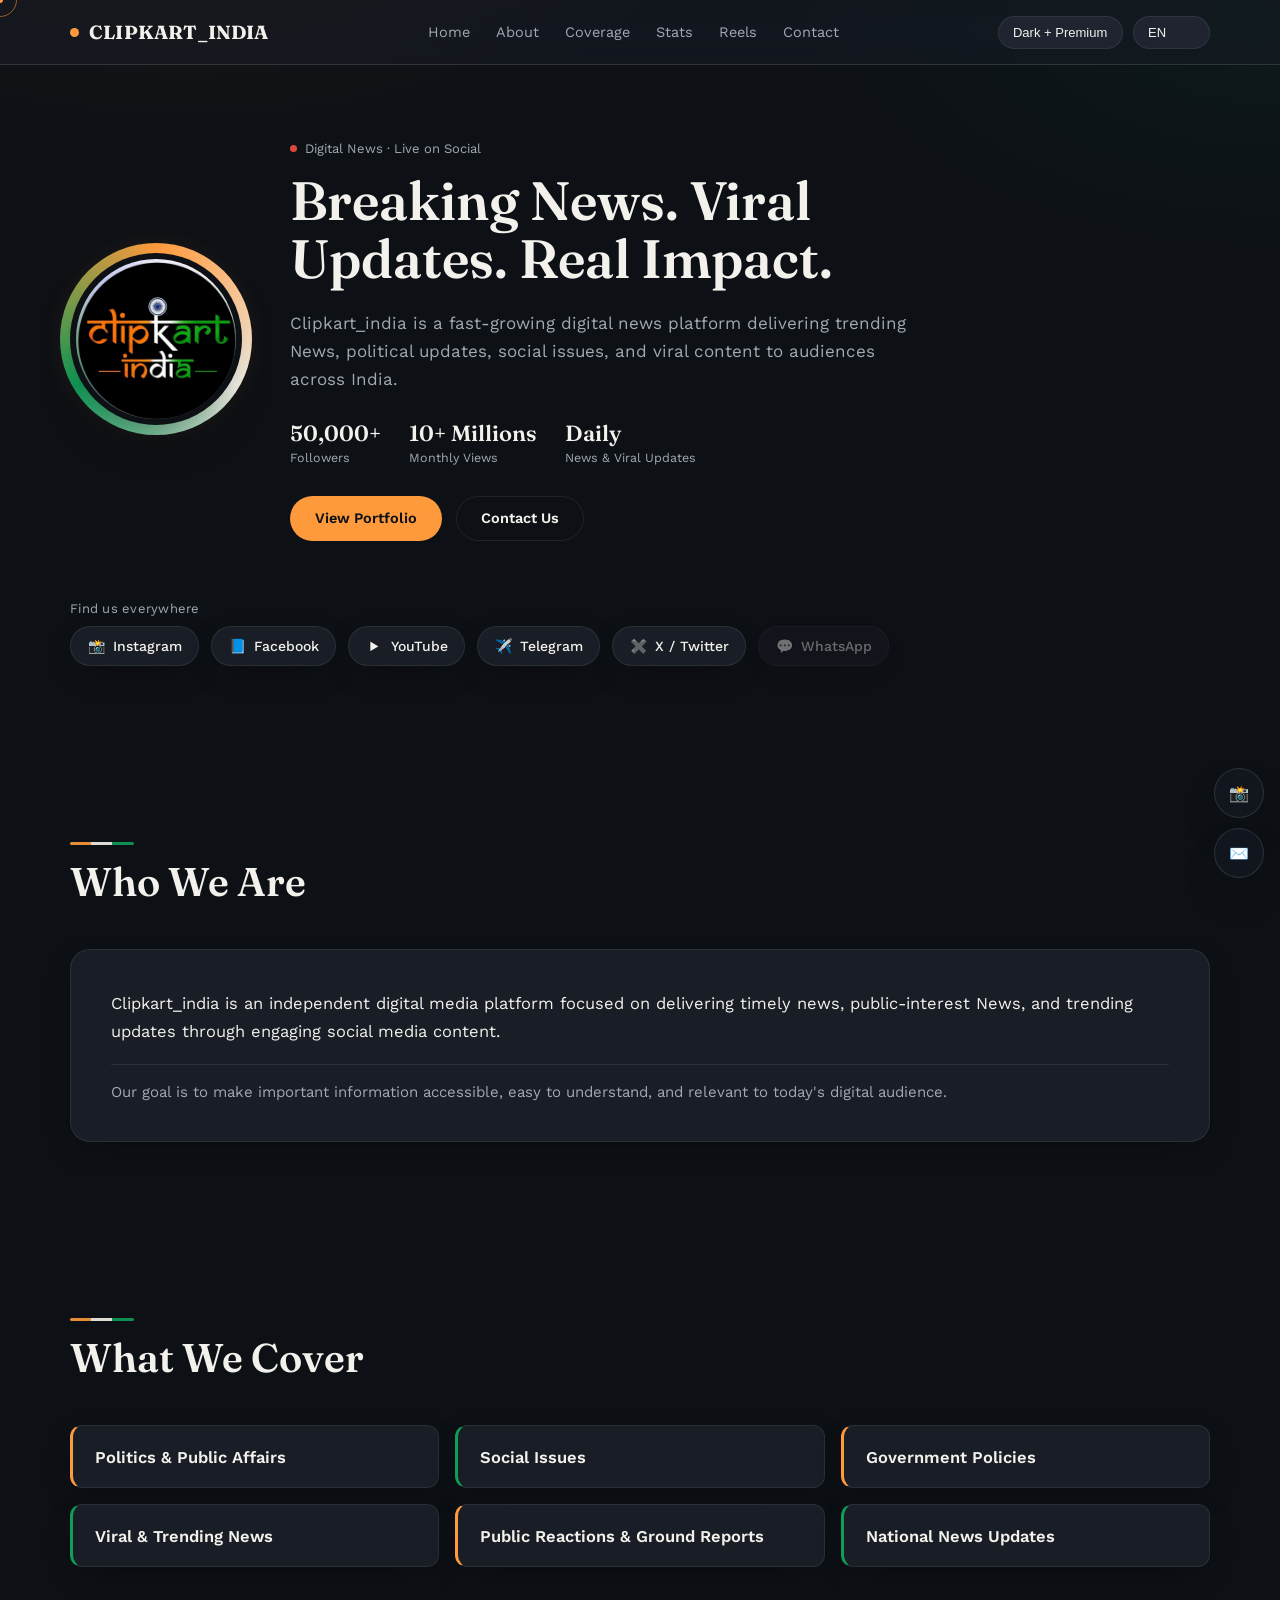
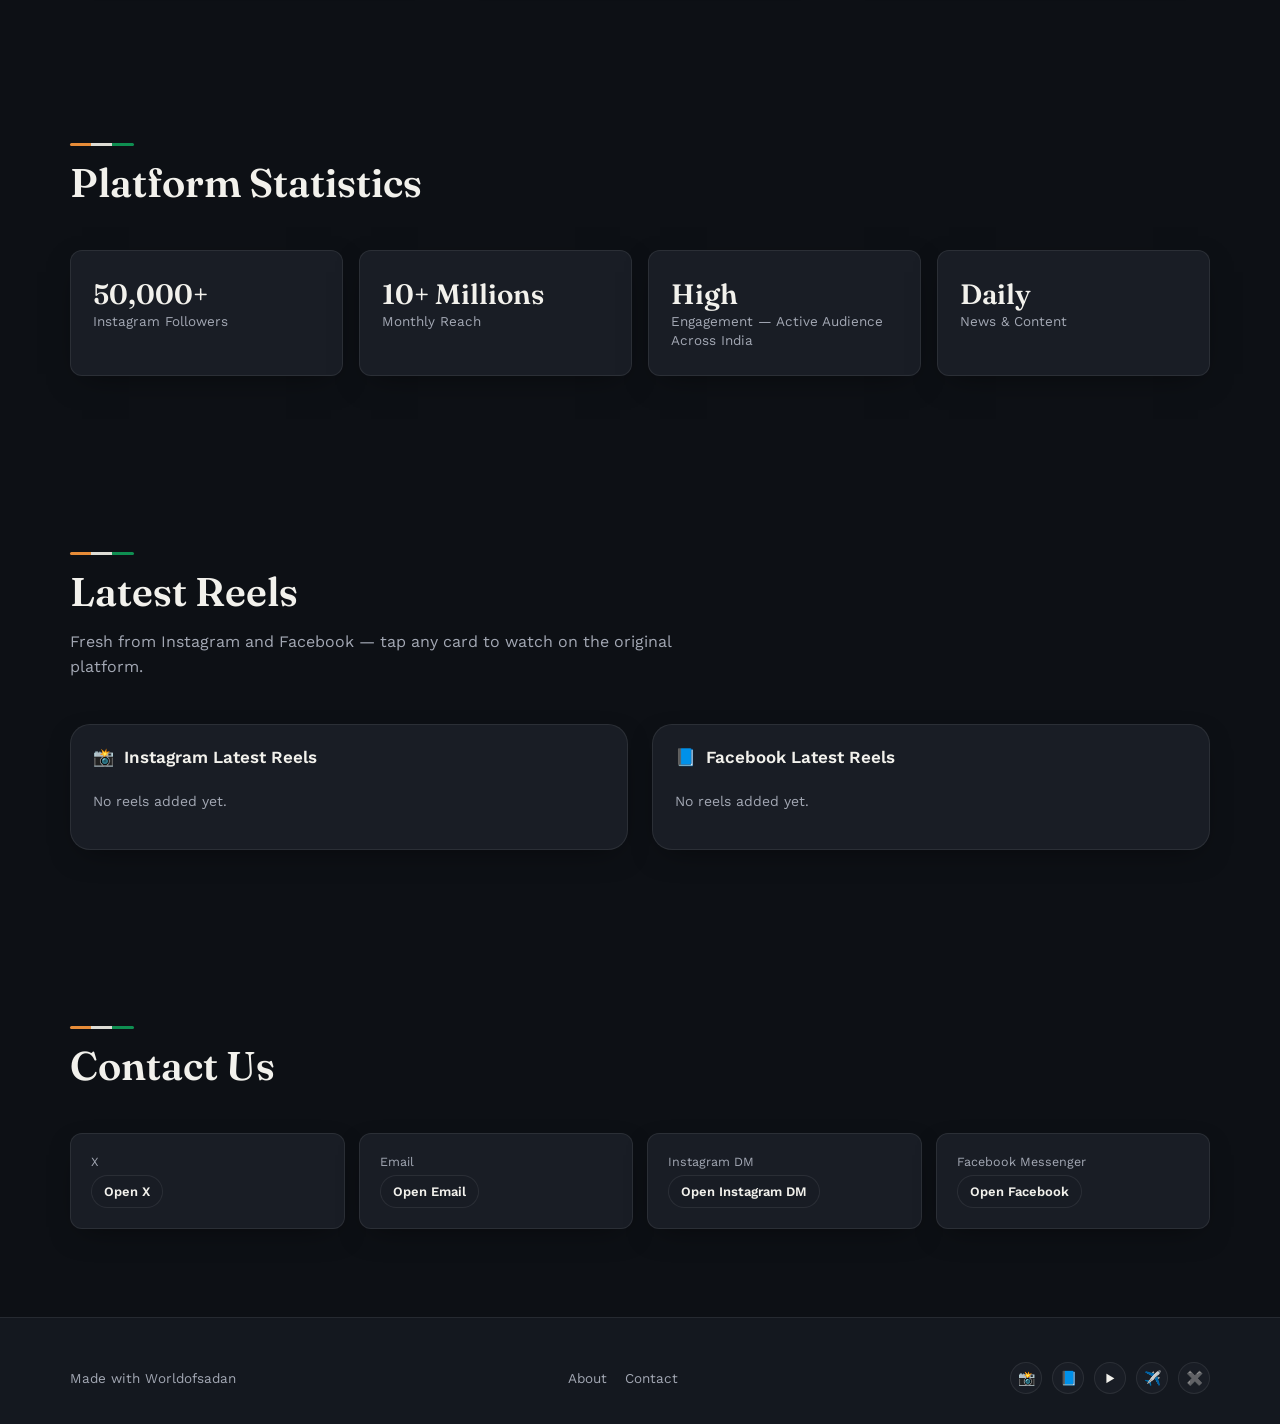
<file: clip_kart india/index.html>
<!doctype html>
<html lang="en" data-theme="dark-premium">
  <head>
    <meta charset="UTF-8" />
    <meta
      name="viewport"
      content="width=device-width, initial-scale=1.0, viewport-fit=cover"
    />
    <title>
      CLIPKART_INDIA — Breaking News. Viral Updates. Real Impact.
    </title>
    <link rel="preconnect" href="https://fonts.googleapis.com" />
    <link
      href="https://fonts.googleapis.com/css2?family=Fraunces:opsz,wght@9..144,300;9..144,500;9..144,600;9..144,700&family=Work+Sans:wght@400;500;600;700&family=Noto+Nastaliq+Urdu:wght@500;600&display=swap"
      rel="stylesheet"
    />

        <link rel="stylesheet" href="style.css" />
  </head>
  <body>
    <!-- ============ CUSTOM CURSOR ============ -->
    <div class="cursor-dot" id="cursorDot"></div>
    <div class="cursor-ring" id="cursorRing"></div>

    <!-- ============================================================ -->
    <!-- PUBLIC SITE -->
    <!-- ============================================================ -->
    <div id="publicRoot">
      <header class="site-nav">
        <div class="wrap nav-row">
          <div class="brand-mini">
            <span class="dot"></span><span>CLIPKART_INDIA</span>
          </div>
          <nav class="nav-links">
            <a href="#home" data-i18n="nav.home">Home</a>
            <a href="#about" data-i18n="nav.about">About</a>
            <a href="#coverage" data-i18n="nav.coverage">Coverage</a>
            <a href="#stats" data-i18n="nav.stats">Stats</a>
            <a href="#reels" data-i18n="nav.reels">Reels</a>
            <a href="#contact" data-i18n="nav.contact">Contact</a>
          </nav>
          <div class="nav-controls">
            <select class="pill-select" id="themeSelect" aria-label="Theme">
              <option value="dark-premium">Dark + Premium</option>
              <option value="dark">Dark</option>
              <option value="light">Light</option>
              <option value="news">News-style</option>
              <option value="glass">Glassmorphism</option>
            </select>
            <select class="pill-select" id="langSelect" aria-label="Language">
              <option value="en">EN</option>
              <option value="hi">हिं</option>
              <option value="hinglish">Hinglish</option>
              <option value="ur">اردو</option>
            </select>
            <button class="hamburger" id="hamburgerBtn" aria-label="Menu">
              <span></span>
            </button>
          </div>
        </div>
        <div class="mobile-menu" id="mobileMenu">
          <a href="#home" data-i18n="nav.home">Home</a>
          <a href="#about" data-i18n="nav.about">About</a>
          <a href="#coverage" data-i18n="nav.coverage">Coverage</a>
          <a href="#stats" data-i18n="nav.stats">Stats</a>
          <a href="#reels" data-i18n="nav.reels">Reels</a>
          <a href="#contact" data-i18n="nav.contact">Contact</a>
        </div>
      </header>

      <!-- HERO -->
      <section class="hero" id="home">
        <div class="wrap hero-grid reveal">
          <div class="dp-col">
            <div class="dp-wrap">
              <div class="dp-glow"></div>
              <div class="dp-ring"></div>
              <div class="dp-inner" id="dpInner">
                <img
                  src="[data-uri]"
                  alt="CLIPKART_INDIA logo"
                  class="brand-logo-img"
                />
              </div>
            </div>
          </div>
          <div class="hero-copy">
            <div class="kicker">
              <span class="live-dot"></span
              ><span data-i18n="hero.kicker"
                >Digital News · Live on Social</span
              >
            </div>
            <h1 data-i18n="hero.headline">
              Breaking Stories. Viral Updates. Real Impact.
            </h1>
            <p class="desc" data-i18n="hero.desc">
              Clipkart_india is a fast-growing digital news platform delivering
              trending stories, political updates, social issues, and viral
              content to audiences across India.
            </p>
            <div class="stat-row">
              <div class="stat">
                <b data-i18n="hero.stat1">50,000+</b
                ><span data-i18n="hero.stat1label">Followers</span>
              </div>
              <div class="stat">
                <b data-i18n="hero.stat2">10+ Millions</b
                ><span data-i18n="hero.stat2label">Monthly Views</span>
              </div>
              <div class="stat">
                <b data-i18n="hero.stat3">Daily</b
                ><span data-i18n="hero.stat3label">News & Viral Updates</span>
              </div>
            </div>
            <div class="cta-row">
              <a
                class="btn btn-primary"
                id="ctaPortfolio"
                href="#reels"
                data-i18n="hero.ctaPortfolio"
                >View Portfolio</a
              >
              <a
                class="btn btn-ghost"
                id="ctaContact"
                href="#contact"
                data-i18n="hero.ctaContact"
                >Contact Us</a
              >
            </div>
          </div>
        </div>
      </section>

      <!-- SOCIAL QUICK LINKS -->
      <section id="socialQuick" style="padding-top: 0">
        <div class="wrap reveal">
          <div class="eyebrow" data-i18n="social.eyebrow">
            Find us everywhere
          </div>
          <div class="social-strip" id="socialStrip"></div>
        </div>
      </section>

      <!-- ABOUT -->
      <section id="about">
        <div class="wrap reveal">
          <div class="section-head">
            <div class="tricolor-rule"></div>
            <h2 data-i18n="about.title">Who We Are</h2>
          </div>
          <div class="about-box">
            <p
              data-i18n="about.desc"
              style="font-size: 16.5px; line-height: 1.7"
            >
              Clipkart_india is an independent digital media platform focused on
              delivering timely news, public-interest stories, and trending
              updates through engaging social media content.
            </p>
            <p class="goal" data-i18n="about.goal">
              Our goal is to make important information accessible, easy to
              understand, and relevant to today's digital audience.
            </p>
          </div>
        </div>
      </section>

      <!-- WHAT WE COVER -->
      <section id="coverage">
        <div class="wrap reveal">
          <div class="section-head">
            <div class="tricolor-rule"></div>
            <h2 data-i18n="coverage.title">What We Cover</h2>
          </div>
          <div class="coverage-grid" id="coverageGrid"></div>
        </div>
      </section>

      <!-- STATS -->
      <section id="stats">
        <div class="wrap reveal">
          <div class="section-head">
            <div class="tricolor-rule"></div>
            <h2 data-i18n="stats.title">Platform Statistics</h2>
          </div>
          <div class="stats-grid" id="statsGrid"></div>
        </div>
      </section>

      <!-- REELS -->
      <section id="reels">
        <div class="wrap reveal">
          <div class="section-head">
            <div class="tricolor-rule"></div>
            <h2 data-i18n="reels.title"></h2>
            <p data-i18n="reels.sub">
              Fresh from Instagram and Facebook — tap any card to watch on the
              original platform.
            </p>
          </div>
          <div class="reels-cols">
            <div class="reel-panel">
              <h3>
                📸
                <span data-i18n="reels.instagram">Instagram Latest Reels</span>
              </h3>
              <div class="reel-track" id="igTrack"></div>
            </div>
            <div class="reel-panel">
              <h3>
                📘 <span data-i18n="reels.facebook">Facebook Latest Reels</span>
              </h3>
              <div class="reel-track" id="fbTrack"></div>
            </div>
          </div>
        </div>
      </section>

      <!-- CONTACT -->
      <section id="contact">
        <div class="wrap reveal">
          <div class="section-head">
            <div class="tricolor-rule"></div>
            <h2 data-i18n="contact.title">Contact Us</h2>
          </div>
          <div class="contact-grid" id="contactGrid"></div>
        </div>
      </section>

      <footer>
        <div class="wrap footer-row">
          <div class="footer-credit">Made with Worldofsadan</div>
          <div class="footer-links" id="footerLinks"></div>
          <div class="footer-socials" id="footerSocials"></div>
        </div>
      </footer>

      <div class="floating-dock" id="floatingDock"></div>

    </div>
    <!-- /publicRoot -->

    <!-- ============================================================ -->
    <!-- ADMIN PANEL -->
    <!-- ============================================================ -->
    <div id="adminRoot">
      <!-- LOGIN VIEW -->
      <div id="adminLoginView">
        <div class="admin-topbar">
          <div class="brand-mini">
            <span class="dot"></span><span>CLIPKART_INDIA — Admin</span>
          </div>
          <a href="#/" class="small-btn" id="backToSiteFromLogin"
            >← Back to site</a
          >
        </div>
        <div class="admin-login-box">
          <h3 style="margin-bottom: 6px">Admin sign in</h3>
          <p
            style="
              font-size: 13px;
              color: var(--text-muted);
              margin-bottom: 20px;
            "
          >
            Restricted area. Authorized personnel only.
          </p>
          <div
            id="loginError"
            style="
              display: none;
              color: #e0473b;
              font-size: 13px;
              margin-bottom: 10px;
            "
          ></div>
          <div class="field">
            <label>Email</label
            ><input
              type="email"
              id="loginEmail"
              placeholder="admin@clipkartindia.com"
            />
          </div>
          <div class="field">
            <label>Password</label
            ><input type="password" id="loginPassword" placeholder="••••••••" />
          </div>
          <button
            class="btn btn-primary"
            style="width: 100%; justify-content: center; margin-top: 8px"
            id="loginSubmit"
          >
            Sign In
          </button>
          <button
            class="small-btn"
            style="width: 100%; margin-top: 10px; justify-content: center"
            id="showForgot"
          >
            Forgot password?
          </button>
          <div
            id="forgotBox"
            style="
              display: none;
              margin-top: 14px;
              padding-top: 14px;
              border-top: 1px solid var(--border);
            "
          >
            <div class="field">
              <label>Recovery code</label
              ><input
                type="text"
                id="recoveryCodeInput"
                placeholder="Set during first setup"
              />
            </div>
            <div class="field">
              <label>New password</label
              ><input
                type="password"
                id="newPasswordInput"
                placeholder="New password"
              />
            </div>
            <button
              class="small-btn"
              style="width: 100%; justify-content: center"
              id="resetSubmit"
            >
              Reset password
            </button>
          </div>
          <p class="notice" style="margin-top: 16px">
            Heads up: this is a lightweight, front-end admin gate suitable for a
            small single-admin site. It is not equivalent to a full server-side
            auth system — treat the recovery code like a second password.
          </p>
        </div>
      </div>

      <!-- DASHBOARD VIEW -->
      <div id="adminDashboardView" style="display: none">
        <div class="admin-topbar">
          <div class="brand-mini">
            <span class="dot"></span><span>CLIPKART_INDIA — Admin</span>
          </div>
          <div style="display: flex; gap: 10px">
            <a href="#/" target="_self" class="small-btn" id="previewBtn"
              >👁 Preview Website</a
            >
            <button class="small-btn danger" id="logoutBtn">Log out</button>
          </div>
        </div>
        <div class="admin-shell">
          <div class="tabs" id="adminTabs"></div>

          <div class="tab-pane active" data-pane="hero">
            <div class="admin-card">
              <h3>Hero content</h3>
              <div class="field">
                <label>Headline</label><input id="f_heroHeadline" />
              </div>
              <div class="field">
                <label>Description</label><textarea id="f_heroDesc"></textarea>
              </div>
              <div class="admin-grid">
                <div class="field">
                  <label>Stat 1 value</label><input id="f_stat1" />
                </div>
                <div class="field">
                  <label>Stat 1 label</label><input id="f_stat1l" />
                </div>
                <div class="field">
                  <label>Stat 2 value</label><input id="f_stat2" />
                </div>
                <div class="field">
                  <label>Stat 2 label</label><input id="f_stat2l" />
                </div>
                <div class="field">
                  <label>Stat 3 value</label><input id="f_stat3" />
                </div>
                <div class="field">
                  <label>Stat 3 label</label><input id="f_stat3l" />
                </div>
              </div>
              <div class="admin-grid">
                <div class="field">
                  <label>"View Portfolio" CTA label</label
                  ><input id="f_ctaPortfolioLabel" />
                </div>
                <div class="field">
                  <label>"View Portfolio" destination (URL or #section)</label
                  ><input id="f_ctaPortfolioUrl" />
                </div>
              </div>
              <button class="btn btn-primary" id="saveHero">
                Save changes
              </button>
            </div>
          </div>

          <div class="tab-pane" data-pane="about">
            <div class="admin-card">
              <h3>About Us</h3>
              <div class="field">
                <label>Title</label><input id="f_aboutTitle" />
              </div>
              <div class="field">
                <label>Description</label><textarea id="f_aboutDesc"></textarea>
              </div>
              <div class="field">
                <label>Goal</label><textarea id="f_aboutGoal"></textarea>
              </div>
              <button class="btn btn-primary" id="saveAbout">
                Save changes
              </button>
            </div>
          </div>

          <div class="tab-pane" data-pane="coverage">
            <div class="admin-card">
              <h3>What We Cover</h3>
              <div id="coverageAdminList"></div>
              <div class="admin-grid" style="margin-top: 10px">
                <input
                  class="field"
                  style="
                    padding: 10px 12px;
                    background: var(--surface-2);
                    border: 1px solid var(--border);
                    border-radius: 8px;
                  "
                  id="newCoverageInput"
                  placeholder="New category name"
                />
                <button class="small-btn" id="addCoverageBtn">
                  + Add category
                </button>
              </div>
            </div>
          </div>

          <div class="tab-pane" data-pane="stats">
            <div class="admin-card">
              <h3>Platform Statistics</h3>
              <div id="statsAdminList"></div>
              <button
                class="btn btn-primary"
                id="saveStats"
                style="margin-top: 12px"
              >
                Save changes
              </button>
            </div>
          </div>

          <div class="tab-pane" data-pane="social">
            <div class="admin-card">
              <h3>Social platforms</h3>
              <div id="socialAdminList"></div>
              <div class="admin-grid" style="margin-top: 14px">
                <input
                  id="newSocialName"
                  placeholder="Platform name"
                  style="
                    padding: 10px 12px;
                    background: var(--surface-2);
                    border: 1px solid var(--border);
                    border-radius: 8px;
                  "
                />
                <input
                  id="newSocialUrl"
                  placeholder="URL"
                  style="
                    padding: 10px 12px;
                    background: var(--surface-2);
                    border: 1px solid var(--border);
                    border-radius: 8px;
                  "
                />
              </div>
              <button
                class="small-btn"
                id="addSocialBtn"
                style="margin-top: 10px"
              >
                + Add platform
              </button>
            </div>
          </div>

          <div class="tab-pane" data-pane="contact">
            <div class="admin-card">
              <h3>Contact details</h3>
              <div class="admin-grid">
                <div class="field">
                  <label>WhatsApp (number or link)</label
                  ><input id="f_contactWhatsapp" />
                </div>
                <div class="field">
                  <label>Email</label><input id="f_contactEmail" />
                </div>
                <div class="field">
                  <label>Instagram DM link</label><input id="f_contactIgDm" />
                </div>
                <div class="field">
                  <label>Facebook Messenger link</label
                  ><input id="f_contactMessenger" />
                </div>
              </div>
              <button class="btn btn-primary" id="saveContact">
                Save changes
              </button>
            </div>
          </div>

          <div class="tab-pane" data-pane="reels">
            <div class="admin-card">
              <h3>Add a new reel</h3>
              <div class="admin-grid">
                <div class="field">
                  <label>Platform</label>
                  <select id="f_reelPlatform">
                    <option value="instagram">Instagram</option>
                    <option value="facebook">Facebook</option>
                  </select>
                </div>
                <div class="field">
                  <label>Reel URL</label
                  ><input
                    id="f_reelUrl"
                    placeholder="https://www.instagram.com/reel/..."
                  />
                </div>
                <div class="field">
                  <label
                    >Thumbnail URL (optional — paste a direct image link)</label
                  ><input id="f_reelThumb" placeholder="https://..." />
                </div>
                <div class="field">
                  <label>Date</label><input type="date" id="f_reelDate" />
                </div>
              </div>
              <button class="btn btn-primary" id="addReelBtn">Save reel</button>
              <p class="notice" style="margin-top: 12px">
                Instagram/Facebook don't allow a static site to auto-pull reels
                without a server-side app review. Paste the reel link and
                thumbnail here each time you post — it appears instantly on the
                live site, newest first, capped at 5 per platform.
              </p>
            </div>
            <div class="admin-card">
              <h3>Instagram reels</h3>
              <div id="igAdminList"></div>
            </div>
            <div class="admin-card">
              <h3>Facebook reels</h3>
              <div id="fbAdminList"></div>
            </div>
          </div>

          <div class="tab-pane" data-pane="theme">
            <div class="admin-card">
              <h3>Default theme</h3>
              <div class="field">
                <select id="f_defaultTheme">
                  <option value="dark-premium">Dark + Premium</option>
                  <option value="dark">Dark</option>
                  <option value="light">Light</option>
                  <option value="news">News-style</option>
                  <option value="glass">Modern Glassmorphism</option>
                </select>
              </div>
              <button class="btn btn-primary" id="saveTheme">
                Save default
              </button>
            </div>
          </div>

          <div class="tab-pane" data-pane="security">
            <div class="admin-card">
              <h3>Change password</h3>
              <div class="field">
                <label>Current password</label
                ><input type="password" id="f_curPass" />
              </div>
              <div class="field">
                <label>New password</label
                ><input type="password" id="f_newPass" />
              </div>
              <button class="btn btn-primary" id="changePassBtn">
                Update password
              </button>
            </div>
            <div class="admin-card">
              <h3>Recovery code</h3>
              <div class="field">
                <label
                  >Set / update recovery code (used for "Forgot
                  password")</label
                ><input id="f_recoveryCode" />
              </div>
              <button class="small-btn" id="saveRecoveryBtn">
                Save recovery code
              </button>
            </div>
          </div>
        </div>
      </div>
    </div>
    <script src="script.js"></script>
  </body>
</html>
</file>
<file: clip_kart india/style.css>
*,*::before,*::after{box-sizing:border-box;margin:0;padding:0;}
html{scroll-behavior:smooth;}
img{max-width:100%;display:block;}
a{color:inherit;text-decoration:none;}
button,input{font:inherit;color:inherit;}
ul{list-style:none;}

/* ============ THEME TOKENS ============ */
:root{
  --font-display:'Fraunces', serif;
  --font-body:'Work Sans', sans-serif;
  --font-ur:'Noto Nastaliq Urdu', serif;
  --radius-sm:6px;
  --radius-md:12px;
  --radius-lg:20px;
  --nav-h:64px;
}

/* DARK + PREMIUM (default) */
[data-theme="dark-premium"]{
  --bg:#0d1015;
  --bg-alt:#14181f;
  --surface:#191d25;
  --surface-2:#1f2430;
  --border:rgba(255,255,255,0.08);
  --text:#f2f1ec;
  --text-muted:#a3a8b4;
  --saffron:#ff9a3c;
  --green:#0f9d58;
  --accent:#ff9a3c;
  --accent-ink:#0d1015;
  --shadow:0 20px 50px -20px rgba(0,0,0,0.6);
  --card-shadow:0 10px 30px -12px rgba(0,0,0,0.5);
  --glass-bg:rgba(25,29,37,0.55);
  --glass-border:rgba(255,255,255,0.12);
  --cursor-ring:rgba(255,154,60,0.55);
}
/* DARK (simple) */
[data-theme="dark"]{
  --bg:#000000;
  --bg-alt:#0a0a0a;
  --surface:#121212;
  --surface-2:#181818;
  --border:rgba(255,255,255,0.09);
  --text:#eaeaea;
  --text-muted:#8f8f8f;
  --saffron:#ff9933;
  --green:#138808;
  --accent:#ff9933;
  --accent-ink:#000000;
  --shadow:0 20px 50px -18px rgba(0,0,0,0.7);
  --card-shadow:0 8px 24px -10px rgba(0,0,0,0.6);
  --glass-bg:rgba(18,18,18,0.55);
  --glass-border:rgba(255,255,255,0.1);
  --cursor-ring:rgba(255,153,51,0.5);
}
/* LIGHT */
[data-theme="light"]{
  --bg:#f7f6f2;
  --bg-alt:#ffffff;
  --surface:#ffffff;
  --surface-2:#f0efe9;
  --border:rgba(20,20,20,0.1);
  --text:#15181d;
  --text-muted:#5c6068;
  --saffron:#e07b1a;
  --green:#0d7a3f;
  --accent:#c9601a;
  --accent-ink:#ffffff;
  --shadow:0 20px 45px -22px rgba(20,20,20,0.25);
  --card-shadow:0 10px 26px -14px rgba(20,20,20,0.18);
  --glass-bg:rgba(255,255,255,0.6);
  --glass-border:rgba(20,20,20,0.08);
  --cursor-ring:rgba(201,96,26,0.35);
}
/* NEWS-STYLE (broadsheet) */
[data-theme="news"]{
  --bg:#f4f2ec;
  --bg-alt:#eae7dd;
  --surface:#fbfaf6;
  --surface-2:#efece3;
  --border:#1a1a1a;
  --text:#1a1a1a;
  --text-muted:#54503f;
  --saffron:#b5511a;
  --green:#1f5c34;
  --accent:#b5511a;
  --accent-ink:#fbfaf6;
  --shadow:none;
  --card-shadow:none;
  --glass-bg:rgba(251,250,246,0.75);
  --glass-border:#1a1a1a;
  --cursor-ring:rgba(181,81,26,0.4);
}
/* MODERN GLASSMORPHISM */
[data-theme="glass"]{
  --bg:#0b1220;
  --bg-alt:#101a2e;
  --surface:rgba(255,255,255,0.06);
  --surface-2:rgba(255,255,255,0.1);
  --border:rgba(255,255,255,0.18);
  --text:#f5f7fb;
  --text-muted:#a9b3c7;
  --saffron:#ffb15e;
  --green:#39d98a;
  --accent:#ffb15e;
  --accent-ink:#0b1220;
  --shadow:0 25px 60px -25px rgba(0,0,0,0.7);
  --card-shadow:0 15px 40px -20px rgba(0,0,0,0.6);
  --glass-bg:rgba(255,255,255,0.08);
  --glass-border:rgba(255,255,255,0.22);
  --cursor-ring:rgba(255,177,94,0.55);
}

body{
  background:var(--bg);
  color:var(--text);
  font-family:var(--font-body);
  transition:background .35s ease,color .35s ease;
  overflow-x:hidden;
  min-height:100vh;
}
[data-theme="glass"] body{
  background:
    radial-gradient(1200px 600px at 10% -10%, rgba(255,153,51,0.14), transparent 60%),
    radial-gradient(1000px 500px at 100% 10%, rgba(19,136,8,0.14), transparent 55%),
    var(--bg);
}
[data-theme="dark-premium"] body{
  background:
    radial-gradient(900px 500px at 15% -5%, rgba(255,154,60,0.08), transparent 60%),
    radial-gradient(900px 500px at 100% 0%, rgba(15,157,88,0.07), transparent 55%),
    var(--bg);
}
[dir="rtl"] body{font-family:var(--font-ur);}
h1,h2,h3,.font-display{font-family:var(--font-display);}
[dir="rtl"] h1,[dir="rtl"] h2,[dir="rtl"] h3{font-family:var(--font-ur);}

.tricolor-rule{
  height:3px;width:64px;border-radius:3px;
  background:linear-gradient(90deg,var(--saffron) 0 33%, #f5f3ea 33% 66%, var(--green) 66% 100%);
  opacity:.9;
}
[data-theme="news"] .tricolor-rule,[data-theme="light"] .tricolor-rule{background:linear-gradient(90deg,var(--saffron) 0 33%, #ffffff 33% 66%, var(--green) 66% 100%);box-shadow:0 0 0 1px rgba(0,0,0,0.06);}

.wrap{max-width:1180px;margin:0 auto;padding:0 20px;}
section{padding:88px 0;}
@media (max-width:720px){section{padding:60px 0;}}

.eyebrow{font-size:13px;letter-spacing:.02em;color:var(--text-muted);margin-bottom:10px;}
.section-head{max-width:640px;margin-bottom:44px;}
.section-head h2{font-size:clamp(28px,4vw,40px);font-weight:600;line-height:1.15;margin:14px 0 14px;}
.section-head p{color:var(--text-muted);font-size:16px;line-height:1.6;}

/* ============ NAV ============ */
header.site-nav{
  position:sticky;top:0;z-index:60;
  backdrop-filter:blur(14px) saturate(140%);
  background:var(--glass-bg);
  border-bottom:1px solid var(--glass-border);
}
.nav-row{height:var(--nav-h);display:flex;align-items:center;justify-content:space-between;gap:16px;}
.brand-mini{display:flex;align-items:center;gap:10px;font-weight:700;font-family:var(--font-display);font-size:19px;letter-spacing:.01em;}
.brand-mini .dot{width:9px;height:9px;border-radius:50%;background:var(--accent);}
.nav-links{display:flex;gap:26px;font-size:14.5px;}
.nav-links a{color:var(--text-muted);transition:color .2s;}
.nav-links a:hover{color:var(--text);}
.nav-controls{display:flex;align-items:center;gap:10px;}
.pill-select{
  appearance:none;background:var(--surface-2);border:1px solid var(--border);
  color:var(--text);border-radius:999px;padding:8px 14px;font-size:13px;cursor:pointer;
}
.hamburger{display:none;background:none;border:1px solid var(--border);border-radius:10px;width:40px;height:40px;align-items:center;justify-content:center;cursor:pointer;}
.hamburger span,.hamburger span::before,.hamburger span::after{content:'';display:block;width:18px;height:2px;background:var(--text);position:relative;transition:.2s;}
.hamburger span::before{position:absolute;top:-6px;}
.hamburger span::after{position:absolute;top:6px;}
.mobile-menu{display:none;flex-direction:column;gap:2px;padding:10px 20px 18px;border-top:1px solid var(--glass-border);}
.mobile-menu a{padding:12px 4px;font-size:15px;border-bottom:1px solid var(--border);color:var(--text);}
@media (max-width:860px){
  .nav-links{display:none;}
  .hamburger{display:flex;}
}
body.menu-open .mobile-menu{display:flex;}

/* ============ HERO ============ */
.hero{position:relative;padding:72px 0 60px;}
.hero-grid{display:grid;grid-template-columns:auto 1fr;gap:48px;align-items:center;}
@media (max-width:860px){.hero-grid{grid-template-columns:1fr;text-align:center;}
  .hero-grid .dp-col{order:-1;margin:0 auto;}
}
.dp-wrap{width:172px;height:172px;position:relative;flex-shrink:0;}
.dp-ring{
  position:absolute;inset:-10px;border-radius:50%;
  background:conic-gradient(from 0deg, var(--saffron), #f5f3ea, var(--green), var(--saffron));
  animation:spin 9s linear infinite;
  filter:blur(0.3px);
}
@keyframes spin{to{transform:rotate(360deg);}}
.dp-inner{
  position:absolute;inset:6px;border-radius:50%;overflow:hidden;
  background:var(--surface);display:flex;align-items:center;justify-content:center;
  box-shadow:0 0 0 6px var(--bg), var(--shadow);
}
.dp-inner video,.dp-inner img{width:100%;height:100%;object-fit:cover;}
.brand-logo-img{border-radius:50%;object-fit:cover!important;object-position:center;transform:scale(1.015);}
.dp-glow{position:absolute;inset:-24px;border-radius:50%;background:radial-gradient(circle, var(--cursor-ring), transparent 70%);opacity:.6;filter:blur(6px);animation:pulse 3.4s ease-in-out infinite;}
@keyframes pulse{0%,100%{opacity:.35;transform:scale(1);}50%{opacity:.65;transform:scale(1.06);}}

.hero-copy .kicker{display:inline-flex;align-items:center;gap:8px;font-size:13px;color:var(--text-muted);margin-bottom:16px;}
.hero-copy .kicker .live-dot{width:7px;height:7px;border-radius:50%;background:#e0473b;box-shadow:0 0 0 0 rgba(224,71,59,.6);animation:blip 1.8s infinite;}
@keyframes blip{0%{box-shadow:0 0 0 0 rgba(224,71,59,.5);}70%{box-shadow:0 0 0 8px rgba(224,71,59,0);}100%{box-shadow:0 0 0 0 rgba(224,71,59,0);}}
.hero-copy h1{font-size:clamp(32px,5.4vw,54px);line-height:1.08;font-weight:600;max-width:16ch;}
[dir="rtl"] .hero-copy h1{max-width:none;}
.hero-copy .desc{margin:20px 0 26px;color:var(--text-muted);font-size:17px;line-height:1.65;max-width:56ch;}
@media (max-width:860px){.hero-copy .desc{margin-left:auto;margin-right:auto;}}

.stat-row{display:flex;gap:28px;flex-wrap:wrap;margin-bottom:30px;}
@media (max-width:860px){.stat-row{justify-content:center;}}
.stat-row .stat b{display:block;font-family:var(--font-display);font-size:22px;font-weight:600;}
.stat-row .stat span{font-size:12.5px;color:var(--text-muted);}

.cta-row{display:flex;gap:14px;flex-wrap:wrap;}
@media (max-width:860px){.cta-row{justify-content:center;}}
.btn{
  display:inline-flex;align-items:center;gap:8px;padding:13px 24px;border-radius:999px;
  font-size:14.5px;font-weight:600;cursor:pointer;border:1px solid transparent;transition:transform .15s ease, opacity .15s ease;
}
.btn:active{transform:scale(.97);}
.btn-primary{background:var(--accent);color:var(--accent-ink);}
.btn-primary:hover{opacity:.9;}
.btn-ghost{background:transparent;border-color:var(--border);color:var(--text);}
.btn-ghost:hover{background:var(--surface-2);}

/* ============ SOCIAL QUICK LINKS ============ */
.social-strip{display:flex;flex-wrap:wrap;gap:12px;}
.social-chip{
  display:flex;align-items:center;gap:8px;padding:10px 16px;border-radius:999px;
  background:var(--surface);border:1px solid var(--border);font-size:14px;font-weight:500;
  box-shadow:var(--card-shadow);transition:transform .15s ease,border-color .15s ease;
}
.social-chip:hover{transform:translateY(-2px);border-color:var(--accent);}
.social-chip .ic{width:18px;height:18px;display:flex;align-items:center;justify-content:center;}
.social-chip.disabled{opacity:.4;pointer-events:none;}

/* ============ CARDS: ABOUT / COVERAGE ============ */
.about-box{
  background:var(--surface);border:1px solid var(--border);border-radius:var(--radius-lg);
  padding:40px;box-shadow:var(--card-shadow);
}
[data-theme="news"] .about-box{border-radius:2px;box-shadow:none;}
.about-box .goal{margin-top:18px;padding-top:18px;border-top:1px solid var(--border);font-size:15px;color:var(--text-muted);}

.coverage-grid{display:grid;grid-template-columns:repeat(3,1fr);gap:16px;}
@media (max-width:900px){.coverage-grid{grid-template-columns:repeat(2,1fr);}}
@media (max-width:560px){.coverage-grid{grid-template-columns:1fr;}}
.cov-card{
  position:relative;background:var(--surface);border:1px solid var(--border);border-radius:var(--radius-md);
  padding:22px 20px 20px 22px;box-shadow:var(--card-shadow);transition:border-color .2s ease, transform .2s ease;
  border-left:3px solid var(--saffron);
}
.cov-card:nth-child(2n){border-left-color:var(--green);}
.cov-card:hover{transform:translateY(-3px);border-color:var(--accent);}
[data-theme="news"] .cov-card{border-radius:2px;box-shadow:none;}
.cov-card h3{font-size:16.5px;font-weight:600;font-family:var(--font-body);}

/* ============ STATS ============ */
.stats-grid{display:grid;grid-template-columns:repeat(4,1fr);gap:16px;}
@media (max-width:900px){.stats-grid{grid-template-columns:repeat(2,1fr);}}
.stat-card{
  background:var(--surface);border:1px solid var(--border);border-radius:var(--radius-md);
  padding:26px 22px;box-shadow:var(--card-shadow);
}
[data-theme="news"] .stat-card{border-radius:2px;box-shadow:none;}
.stat-card b{font-family:var(--font-display);font-size:28px;font-weight:600;display:block;}
.stat-card span{color:var(--text-muted);font-size:13.5px;}

/* ============ REELS ============ */
.reels-cols{display:grid;grid-template-columns:1fr 1fr;gap:24px;}
@media (max-width:860px){.reels-cols{grid-template-columns:1fr;}}
.reel-panel{background:var(--surface);border:1px solid var(--border);border-radius:var(--radius-lg);padding:22px;box-shadow:var(--card-shadow);}
[data-theme="news"] .reel-panel{border-radius:2px;box-shadow:none;}
.reel-panel h3{display:flex;align-items:center;gap:10px;font-size:17px;margin-bottom:16px;font-family:var(--font-body);font-weight:600;}
.reel-track{display:flex;gap:12px;overflow-x:auto;padding-bottom:8px;scroll-snap-type:x proximity;}
.reel-track::-webkit-scrollbar{height:6px;}
.reel-track::-webkit-scrollbar-thumb{background:var(--border);border-radius:3px;}
.reel-card{
  flex:0 0 128px;scroll-snap-align:start;border-radius:var(--radius-sm);overflow:hidden;
  background:var(--surface-2);border:1px solid var(--border);cursor:pointer;transition:transform .15s ease;
}
.reel-card:hover{transform:translateY(-3px);}
.reel-thumb{width:128px;height:170px;object-fit:cover;background:var(--surface-2);}
.reel-meta{padding:8px 9px;display:flex;align-items:center;justify-content:space-between;font-size:11px;color:var(--text-muted);}

/* ============ CONTACT ============ */
.contact-grid{display:grid;grid-template-columns:repeat(auto-fit,minmax(200px,1fr));gap:14px;}
.contact-card{
  background:var(--surface);border:1px solid var(--border);border-radius:var(--radius-md);
  padding:20px;text-align:left;box-shadow:var(--card-shadow);transition:transform .15s ease,border-color .2s;
}
[data-theme="news"] .contact-card{border-radius:2px;box-shadow:none;}
.contact-card:hover{transform:translateY(-3px);border-color:var(--accent);}
.contact-card .lbl{font-size:12.5px;color:var(--text-muted);margin-bottom:6px;}
.contact-card .val{font-weight:600;font-size:15px;word-break:break-word;}
.contact-card.placeholder{opacity:.5;}
.contact-action .val{display:inline-flex;align-items:center;justify-content:center;padding:8px 12px;border:1px solid var(--border);border-radius:999px;background:var(--glass-bg);font-size:13px;}
.contact-action:hover .val{border-color:var(--accent);}

/* ============ FLOATING BUTTONS ============ */
.floating-dock{
  position:fixed;right:16px;bottom:22px;z-index:70;display:flex;flex-direction:column;gap:10px;
}
.fab{
  width:50px;height:50px;border-radius:50%;display:flex;align-items:center;justify-content:center;
  background:var(--glass-bg);backdrop-filter:blur(12px) saturate(150%);border:1px solid var(--glass-border);
  box-shadow:var(--shadow);cursor:pointer;transition:transform .18s ease;
}
.fab:hover{transform:scale(1.08);}
@media (max-width:600px){.floating-dock{right:12px;bottom:16px;}.fab{width:46px;height:46px;}}


/* ============ FIXED CAMERA BUTTON ============ */
.camera-launcher{
  position:fixed;left:50%;bottom:max(18px,env(safe-area-inset-bottom));transform:translateX(-50%);
  z-index:95;width:58px;height:58px;border-radius:50%;border:1px solid var(--glass-border);
  background:var(--glass-bg);backdrop-filter:blur(16px) saturate(160%);-webkit-backdrop-filter:blur(16px) saturate(160%);
  box-shadow:var(--shadow);display:flex;align-items:center;justify-content:center;cursor:pointer;
  transition:transform .18s ease, box-shadow .2s ease, background .2s ease;
}
.camera-launcher:hover{transform:translateX(-50%) scale(1.07);}
.camera-launcher:active{transform:translateX(-50%) scale(.96);}
.camera-launcher svg{width:25px;height:25px;fill:none;stroke:var(--text);stroke-width:1.9;stroke-linecap:round;stroke-linejoin:round;}
.camera-modal{position:fixed;inset:0;z-index:120;display:none;align-items:center;justify-content:center;padding:20px;background:rgba(0,0,0,.82);backdrop-filter:blur(12px);}
.camera-modal.open{display:flex;}
.camera-shell{width:min(92vw,520px);background:var(--surface);border:1px solid var(--border);border-radius:24px;overflow:hidden;box-shadow:var(--shadow);}
.camera-head{display:flex;align-items:center;justify-content:space-between;padding:14px 16px;border-bottom:1px solid var(--border);}
.camera-title{font-size:14px;font-weight:600;}
.camera-close{width:38px;height:38px;border-radius:50%;border:1px solid var(--border);background:var(--surface-2);cursor:pointer;font-size:20px;line-height:1;}
.camera-view{position:relative;background:#000;aspect-ratio:3/4;display:flex;align-items:center;justify-content:center;overflow:hidden;}
.camera-view video,.camera-view canvas{width:100%;height:100%;object-fit:cover;display:block;}
.camera-msg{position:absolute;inset:auto 18px 18px;background:rgba(0,0,0,.55);color:#fff;padding:10px 12px;border-radius:12px;font-size:13px;line-height:1.45;text-align:center;}
.camera-actions{display:flex;gap:10px;padding:14px;justify-content:center;}
.camera-action{min-width:120px;padding:11px 16px;border-radius:999px;border:1px solid var(--border);background:var(--surface-2);cursor:pointer;font-weight:600;}
.camera-action.primary{background:var(--accent);color:var(--accent-ink);border-color:transparent;}
@media (max-width:600px){.camera-launcher{width:54px;height:54px;bottom:max(14px,env(safe-area-inset-bottom));}.camera-shell{width:96vw;border-radius:20px;}}

/* ============ FOOTER ============ */
footer{border-top:1px solid var(--border);padding:44px 0 30px;background:var(--bg-alt);}
.footer-row{display:flex;justify-content:space-between;align-items:center;flex-wrap:wrap;gap:16px;}
.footer-links{display:flex;gap:18px;flex-wrap:wrap;font-size:13.5px;color:var(--text-muted);}
.footer-credit{font-size:13.5px;color:var(--text-muted);}
.footer-socials{display:flex;gap:10px;}
.footer-socials .ic{width:32px;height:32px;border-radius:50%;background:var(--surface);border:1px solid var(--border);display:flex;align-items:center;justify-content:center;font-size:14px;}

/* ============ REVEAL ANIMATION ============ */
.reveal{opacity:0;transform:translateY(16px);transition:opacity .6s ease, transform .6s ease;}
.reveal.in{opacity:1;transform:translateY(0);}

/* ============ CUSTOM CURSOR (desktop only) ============ */
.cursor-dot,.cursor-ring{position:fixed;top:0;left:0;pointer-events:none;z-index:9999;border-radius:50%;transform:translate(-50%,-50%);}
.cursor-dot{width:6px;height:6px;background:var(--accent);}
.cursor-ring{width:34px;height:34px;border:1px solid var(--cursor-ring);transition:width .18s,height .18s,border-color .2s,opacity .2s;}
body.cursor-active,body.cursor-active *{cursor:none !important;}
@media (hover:none),(pointer:coarse){.cursor-dot,.cursor-ring{display:none !important;}body{cursor:auto !important;}}

/* ============ ADMIN ============ */
#adminRoot{display:none;min-height:100vh;background:var(--bg);}
#adminRoot.active{display:block;}
#publicRoot.hidden{display:none;}
.admin-shell{max-width:1080px;margin:0 auto;padding:32px 20px 80px;}
.admin-topbar{display:flex;align-items:center;justify-content:space-between;padding:16px 20px;border-bottom:1px solid var(--border);position:sticky;top:0;background:var(--glass-bg);backdrop-filter:blur(12px);z-index:20;}
.admin-card{background:var(--surface);border:1px solid var(--border);border-radius:var(--radius-md);padding:24px;margin-bottom:20px;box-shadow:var(--card-shadow);}
.admin-card h3{font-size:16px;margin-bottom:16px;font-family:var(--font-body);font-weight:600;}
.admin-grid{display:grid;grid-template-columns:1fr 1fr;gap:12px;}
@media (max-width:640px){.admin-grid{grid-template-columns:1fr;}}
.field{display:flex;flex-direction:column;gap:6px;margin-bottom:12px;}
.field label{font-size:12.5px;color:var(--text-muted);}
.field input,.field textarea,.field select{
  background:var(--surface-2);border:1px solid var(--border);border-radius:8px;padding:10px 12px;color:var(--text);width:100%;
}
.field textarea{min-height:70px;resize:vertical;}
.row-item{display:flex;align-items:center;gap:10px;padding:10px 0;border-bottom:1px solid var(--border);}
.row-item:last-child{border-bottom:none;}
.tag-toggle{width:38px;height:22px;border-radius:999px;background:var(--surface-2);border:1px solid var(--border);position:relative;cursor:pointer;flex-shrink:0;}
.tag-toggle .knob{position:absolute;top:2px;left:2px;width:16px;height:16px;border-radius:50%;background:var(--text-muted);transition:.2s;}
.tag-toggle.on{background:var(--green);}
.tag-toggle.on .knob{left:18px;background:#fff;}
.admin-login-box{max-width:380px;margin:120px auto;padding:32px;background:var(--surface);border:1px solid var(--border);border-radius:var(--radius-lg);box-shadow:var(--shadow);}
.tabs{display:flex;gap:8px;flex-wrap:wrap;margin-bottom:24px;}
.tab-btn{padding:8px 16px;border-radius:999px;border:1px solid var(--border);background:var(--surface-2);font-size:13px;cursor:pointer;}
.tab-btn.active{background:var(--accent);color:var(--accent-ink);border-color:var(--accent);}
.tab-pane{display:none;}
.tab-pane.active{display:block;}
.small-btn{padding:8px 14px;border-radius:8px;border:1px solid var(--border);background:var(--surface-2);font-size:13px;cursor:pointer;}
.small-btn.danger{border-color:#c0392b;color:#e0473b;}
.notice{font-size:12.5px;color:var(--text-muted);padding:10px 12px;background:var(--surface-2);border-radius:8px;border:1px solid var(--border);margin-bottom:16px;}

/* ============ MOBILE WIDTH SAFETY ============ */
@media (max-width:600px){
  .wrap{padding-left:16px;padding-right:16px;}
  .nav-row{gap:8px;}
  .brand-mini{min-width:0;flex:1;font-size:14px;gap:7px;white-space:nowrap;}
  .brand-mini span:last-child{overflow:hidden;text-overflow:ellipsis;}
  .nav-controls{gap:5px;flex-shrink:0;}
  .pill-select{padding:7px 7px;font-size:11px;max-width:92px;}
  #langSelect{width:48px;}
  .hamburger{width:38px;height:38px;}
  .hero{padding-top:52px;}
  .hero-copy h1{max-width:none;font-size:clamp(30px,9vw,42px);overflow-wrap:anywhere;}
  .hero-copy .desc{font-size:15px;overflow-wrap:anywhere;}
  .stat-row{gap:18px;}
  .cta-row .btn{width:100%;justify-content:center;}
  .about-box{padding:24px 20px;}
  .section-head p{overflow-wrap:anywhere;}
  .reel-panel{padding:16px;min-width:0;}
  .footer-row{align-items:flex-start;}
  .footer-credit{max-width:100%;overflow-wrap:anywhere;}
  .admin-topbar{gap:10px;padding:12px 16px;}
  .admin-topbar > div:last-child{flex-shrink:0;gap:6px !important;}
  .admin-topbar .small-btn{padding:7px 9px;font-size:11px;}
  .admin-shell{padding-left:16px;padding-right:16px;}
  .admin-card{padding:18px 16px;}
  .row-item{min-width:0;align-items:flex-start;flex-wrap:wrap;}
  .row-item input{min-width:0;flex:1 1 180px !important;}
  .row-item > span{min-width:0;max-width:100%;overflow-wrap:anywhere;}
  .tabs{gap:6px;}
  .tab-btn{padding:7px 11px;font-size:12px;}
}
</file>
